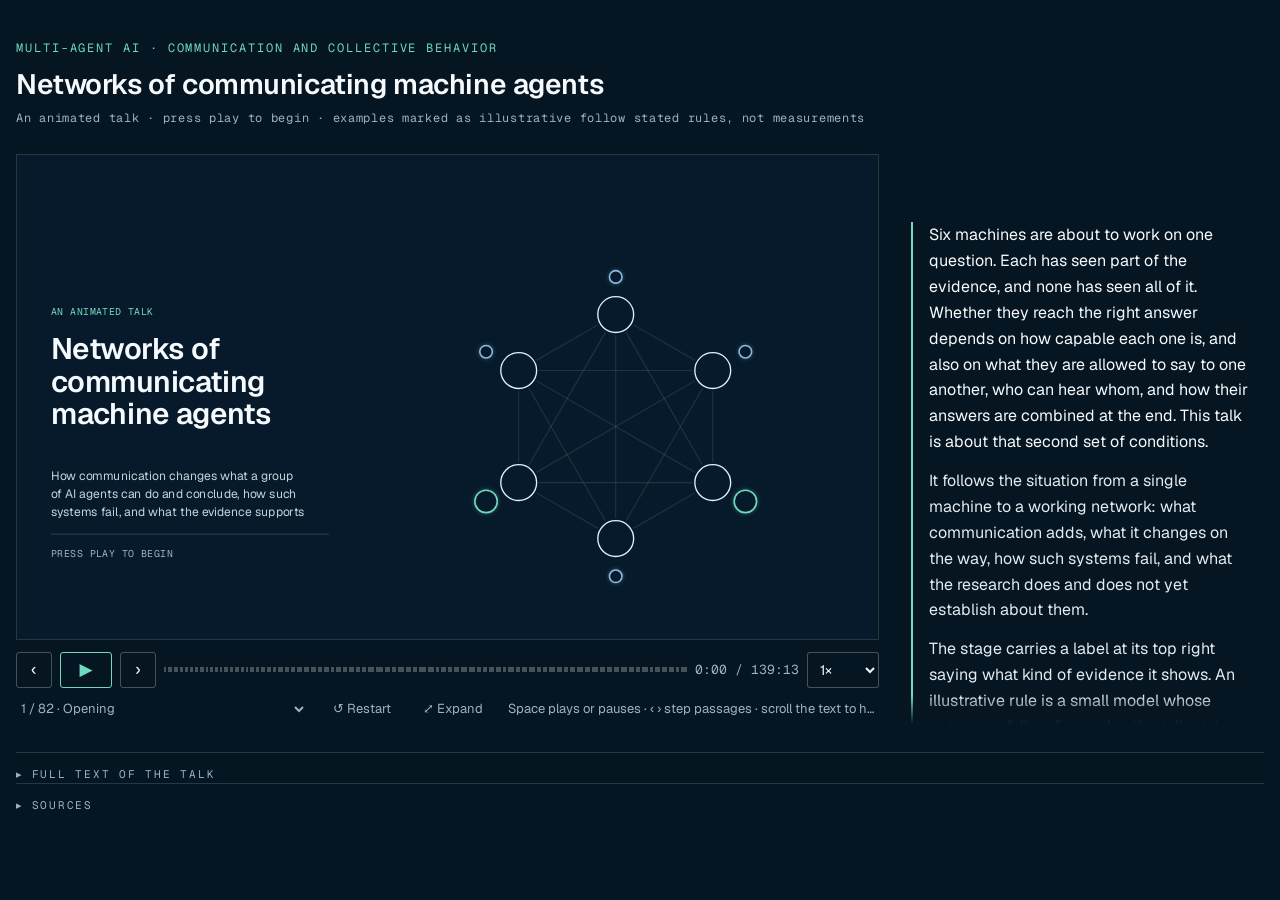
<file: public/index.html>
<!doctype html>
<html lang="en">
<head>
<meta charset="utf-8">
<meta name="viewport" content="width=device-width, initial-scale=1">
<title>Networks of communicating machine agents · Eric Gladstone</title>
<meta name="description" content="An animated talk on networks of communicating machine agents: how communication changes what a group of AI agents can do and conclude, what happens to information as it moves, how such systems fail, and what the evidence supports.">
<meta property="og:type" content="website">
<meta property="og:title" content="Networks of communicating machine agents">
<meta property="og:description" content="An animated talk on networks of communicating machine agents: how communication changes what a group of AI agents can do and conclude, what happens to information as it moves, how such systems fail, and what the evidence supports.">
<meta property="og:url" content="https://communicatingagents.eric-c-gladstone.workers.dev/">
<meta property="og:image" content="https://communicatingagents.eric-c-gladstone.workers.dev/og.png">
<meta property="og:image:width" content="1200">
<meta property="og:image:height" content="630">
<meta name="twitter:card" content="summary_large_image">
<link rel="icon" href="data:,">
<link rel="stylesheet" href="player.css">
<style>
  @font-face{font-family:"Geist Variable";font-style:normal;font-weight:100 900;font-display:swap;src:url(deck/fonts/geist-latin-wght-normal.woff2) format("woff2-variations")}
  @font-face{font-family:"Geist Mono Variable";font-style:normal;font-weight:100 900;font-display:swap;src:url(deck/fonts/geist-mono-latin-wght-normal.woff2) format("woff2-variations")}
  :root { --sans: "Geist Variable", system-ui, -apple-system, "Segoe UI", Roboto, sans-serif; --mono: "Geist Mono Variable", ui-monospace, Menlo, monospace; }
  html, body { margin: 0; background: #051521; }
  main { max-width: 1600px; margin: 0 auto; padding: 16px; }
  .talk-head { margin: 24px 0 28px; font-family: var(--sans); }
  .talk-head .kicker { margin: 0 0 10px; font-family: var(--mono); font-size: 12px; letter-spacing: 0.16em; text-transform: uppercase; color: #6FD8BE; }
  .talk-head h1 { margin: 0 0 8px; font-size: 28px; font-weight: 600; letter-spacing: -0.015em; color: #F6FAFD; }
  .talk-head p.meta { margin: 0; font-family: var(--mono); font-size: 12px; letter-spacing: 0.06em; color: #9FB2C1; }
  .sp .sp-sources ol { width: min(720px, 100%); margin: 20px auto 0; padding: 0 0 0 22px; color: var(--sp-t2); font-size: 14px; line-height: 1.55; max-height: 60vh; overflow-y: auto; }
  .sp .sp-sources li { margin: 0 0 8px; word-break: break-word; }
  .embed main { padding: 0 6px 0 0; }
  html.embed, .embed body { background: transparent; }
  .embed .talk-head, .embed .sp-full { display: none; }
  .sp .sp-sources p { width: min(720px, 100%); margin: 16px auto 0; font-size: 14px; line-height: 1.55; color: var(--sp-muted); }
</style>
</head>
<body>
<script>if (/[?&]embed=1(&|$)/.test(location.search)) document.documentElement.classList.add('embed');</script>
<main>
<header class="talk-head">
  <p class="kicker">Multi-agent AI · Communication and collective behavior</p>
  <h1>Networks of communicating machine agents</h1>
  <p class="meta">An animated talk · press play to begin · examples marked as illustrative follow stated rules, not measurements</p>
</header>
<!-- PLAYER START -->
<div class="sp" data-sp="root">
 <div class="sp-grid">
  <div class="sp-stage" data-sp="stage">
    <iframe data-sp="deck" src="deck/index.html" title="Presentation: Networks of communicating machine agents" allow="fullscreen"></iframe>
  </div>
  <aside class="sp-now" aria-label="Reading panel">
    <div class="sp-kicker">
      <span data-sp="pos"></span>
    </div>
    <button type="button" class="sp-held" data-sp="held" hidden></button>
    <div class="sp-read" data-sp="now" tabindex="0" aria-label="Text for this page. The highlighted passage matches the stage."></div>
  </aside>
  <div class="sp-controls">
    <div class="sp-bar" role="group" aria-label="Presentation playback">
      <button type="button" class="sp-btn" data-sp="prev" aria-label="Previous passage" title="Previous passage">‹</button>
      <button type="button" class="sp-btn sp-play" data-sp="play" aria-label="Play" title="Play">▶</button>
      <button type="button" class="sp-btn" data-sp="next" aria-label="Next passage" title="Next passage">›</button>
      <div class="sp-track" data-sp="track" aria-hidden="true"></div>
      <span class="sp-time"><span data-sp="elapsed">0:00</span> / <span data-sp="total">0:00</span></span>
      <label class="sp-sr" for="sp-speed">Reading speed</label>
      <select class="sp-select sp-speed" id="sp-speed" data-sp="speed" title="Reading speed">
        <option value="0.75">0.75×</option><option value="1" selected>1×</option><option value="1.25">1.25×</option><option value="1.5">1.5×</option><option value="2">2×</option>
      </select>
    </div>
    <div class="sp-where">
      <label class="sp-sr" for="sp-jump">Jump to scene</label>
      <select class="sp-quiet" id="sp-jump" data-sp="jump"></select>
      <button type="button" class="sp-quiet" data-sp="restart" aria-label="Restart from the beginning">↺ Restart</button>
      <button type="button" class="sp-quiet" data-sp="expand" aria-label="Show the slides full screen">⤢ Expand</button>
      <span class="sp-hint">Space plays or pauses · ‹ › step passages · scroll the text to hold it</span>
      <span class="sp-sr" data-sp="count" aria-live="polite"></span>
    </div>
  </div>
  <details class="sp-full">
    <summary>Full text of the talk</summary>
    <section class="sp-transcript" aria-label="Full text"><div data-sp="prose"></div></section>
  </details>
  <details class="sp-full sp-sources">
    <summary>Sources</summary>
    <p>Studies are cited in the passage where their result is described. Illustrative examples follow rules stated in the talk and are not measurements. The complete transcript with citations is TRANSCRIPT.md in the project.</p>
    <ol data-sp="sources"></ol>
  </details>
 </div>
</div>
<script src="timeline.js"></script>
<script src="sources.js"></script>
<script src="player.js"></script>
<script>
  (function () { var ol = document.querySelector('[data-sp="sources"]'); (window.SOURCES || []).forEach(function (s) { var li = document.createElement('li'); li.textContent = s; ol.appendChild(li); }); })();
</script>
<!-- PLAYER END -->
</main>
</body>
</html>
</file>
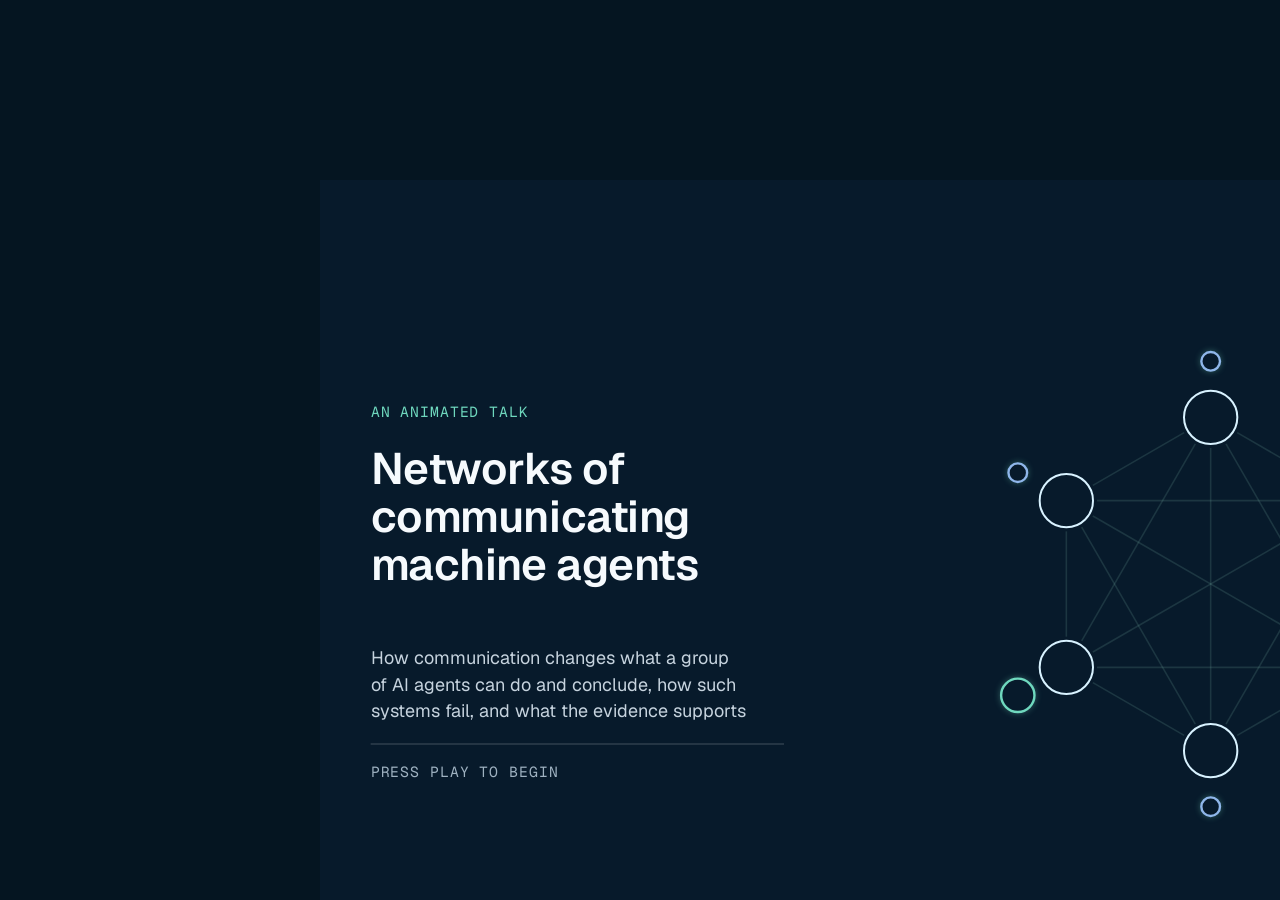
<file: public/deck/index.html>
<!doctype html>
<html lang="en"><head><meta charset="utf-8">
<meta name="viewport" content="width=device-width,initial-scale=1">
<title>Networks of communicating machine agents · deck</title>
<link rel="icon" href="data:,">
<link rel="stylesheet" href="deck.css">
</head><body>
<div id="fit"><div id="stage" role="region" aria-roledescription="presentation" aria-label="Networks of communicating machine agents">
  <header class="hd"><p class="hd__kick"></p><h1 class="hd__title"></h1></header>
  <p class="kind" aria-live="polite"></p>
  <div id="field"></div>
  <p class="ft"><span class="ft__note"></span><span class="ft__src"></span></p>
  <p id="live" class="sr" aria-live="polite"></p>
</div></div>
<script src="../timeline.js"></script>
<script src="models.js"></script>
<script>window.NCMA = window.NCMA || {}; NCMA.scenes = []; NCMA.scene = function (d) { NCMA.scenes.push(d); };</script>
<!-- SCENES START (written by tools/build-talk.mjs) -->
<script src="scenes/00-common.js"></script>
<script src="scenes/01-act1.js"></script>
<script src="scenes/02-act2a.js"></script>
<script src="scenes/03-act2b.js"></script>
<script src="scenes/04-act3.js"></script>
<script src="scenes/05-act4.js"></script>
<script src="scenes/06-act5.js"></script>
<!-- SCENES END -->
<script src="deck-core.js"></script>
</body></html>
</file>
<file: public/player.css>
/* Player chrome only. Every rule is scoped under .sp so the player can sit inside
   another site's page without styling it, and the deck inside the iframe keeps
   its own styles untouched.

   Colours and type read the host page's tokens where they exist (the Graystone
   site and the deck share the same palette and Geist), with the deck's values
   as fallbacks for the standalone page. */
.sp {
  --sp-bg: var(--bg, #071A2B);
  --sp-deep: var(--bg-deep, #051521);
  --sp-text: var(--text, #F6FAFD);
  --sp-t2: var(--text-2, #C6D3DE);
  --sp-muted: var(--text-muted, #9FB2C1);
  --sp-accent: var(--accent, #6FD8BE);
  --sp-rule: var(--rule, rgba(255, 255, 255, 0.14));
  --sp-rule-strong: var(--rule-strong, rgba(255, 255, 255, 0.26));
  --sp-sans: var(--sans, system-ui, -apple-system, "Segoe UI", Roboto, sans-serif);
  --sp-mono: var(--mono, ui-monospace, Menlo, monospace);
  font-family: var(--sp-sans);
  color: var(--sp-text);
  /* the layout responds to the player's own width, not the window's, so it
     behaves the same standalone and inside a host page's column */
  container-type: inline-size;
  /* no margin or padding here: a host page may position the root (Graystone's
     .deckfig breakout sets margin-left on it) */
}
.sp *, .sp *::before, .sp *::after { box-sizing: border-box; }

/* ---- composition ---------------------------------------------------------
   Narrow: deck, controls, current passage, full text, stacked.
   From 1040px of player width: deck and current passage side by side, ~71/29. */
.sp .sp-grid {
  display: grid;
  grid-template-columns: minmax(0, 1fr);
  grid-template-areas: "deck" "controls" "now" "full" "sources";
}
.sp .sp-stage { grid-area: deck; align-self: start; }
.sp .sp-now { grid-area: now; margin-top: 26px; }
.sp .sp-controls { grid-area: controls; }
.sp .sp-full { grid-area: full; }
.sp .sp-full.sp-sources { grid-area: sources; margin-top: 0; }
@container (min-width: 1040px) {
  .sp .sp-grid {
    grid-template-columns: minmax(0, 71fr) minmax(0, 29fr);
    column-gap: 32px;
    /* controls stay with the deck, so a long passage beside them never pushes
       the controls away from the deck */
    grid-template-rows: auto 1fr auto auto;
    grid-template-areas: "deck now" "controls now" "full full" "sources sources";
  }
  .sp .sp-now { margin-top: 0; padding-top: 6px; }
}

/* The deck always gets a true 1920x1080 viewport, the size it was presented at.
   Below that size its own fit logic mis-centres the stage, so the player scales
   the whole iframe instead (--sp-s is set by player.js). */
.sp .sp-stage {
  position: relative; aspect-ratio: 16 / 9; overflow: hidden;
  background: var(--sp-deep); border: 1px solid var(--sp-rule);
}
.sp .sp-stage iframe {
  position: absolute; left: 0; top: 0; width: 1920px; height: 1080px; max-width: none;
  border: 0; margin: 0; display: block;
  transform: scale(var(--sp-s, 0.5)); transform-origin: 0 0;
}

/* ---- reading panel ------------------------------------------------------
   All of a page's text, scrollable. The beat matching the stage is marked;
   the rest stays readable. Beside the stage its height is the stage's plus the
   controls' (contain:size keeps long text from stretching the grid row). */
.sp .sp-now { display: flex; flex-direction: column; min-height: 0; }
.sp .sp-kicker {
  display: flex; align-items: center; justify-content: space-between; gap: 12px; min-height: 30px;
  margin: 0 0 10px; padding: 0;
  font-family: var(--sp-mono); font-size: 11px; letter-spacing: 0.16em; text-transform: uppercase; color: var(--sp-muted);
}
.sp .sp-hold {
  font: inherit; font-size: 11px; letter-spacing: 0.14em; text-transform: uppercase;
  color: var(--sp-muted); background: transparent; border: 1px solid var(--sp-rule-strong); border-radius: 3px;
  height: 28px; padding: 0 10px; cursor: pointer; margin-left: auto;
}
.sp .sp-hold:hover { color: var(--sp-text); border-color: var(--sp-t2); }
.sp .sp-hold--on { color: var(--sp-accent); border-color: var(--sp-accent); }
.sp .sp-held:focus-visible, .sp .sp-read:focus-visible { outline: 2px solid var(--sp-accent); outline-offset: 2px; }
.sp .sp-held { display: block; width: 100%; text-align: left; background: none; font: inherit; cursor: pointer; margin: 0 0 10px; padding: 8px 10px; font-size: 13px; line-height: 1.45; color: var(--sp-t2); border: 1px dashed var(--sp-rule-strong); border-radius: 3px; }
.sp .sp-held[hidden] { display: none; }
.sp .sp-read {
  position: relative; flex: 1 1 auto; min-height: 0; max-height: 70vh;
  overflow-y: auto; overscroll-behavior: contain; padding: 22px 10px 40px 0;
  -webkit-mask-image: linear-gradient(to bottom, transparent 0, #000 22px, #000 calc(100% - 28px), transparent 100%);
          mask-image: linear-gradient(to bottom, transparent 0, #000 22px, #000 calc(100% - 28px), transparent 100%);
  scrollbar-width: thin; scrollbar-color: var(--sp-rule-strong) transparent;
}
.sp .sp-beat { margin: 0 0 22px; padding: 0 0 0 16px; border-left: 2px solid transparent; cursor: pointer; transition: border-color 0.3s; }
.sp .sp-beat p { max-width: none; margin: 0 0 0.8em; font-size: 16px; line-height: 1.62; color: var(--sp-t2); transition: color 0.3s; }
.sp .sp-beat p:last-child { margin-bottom: 0; }
.sp .sp-beat.sp-on { border-left-color: var(--sp-accent); }
.sp .sp-beat.sp-on p { color: var(--sp-text); }
.sp .sp-beat.sp-on p.sp-more { color: #E3EBF1; }
.sp .sp-read .sp-empty { color: var(--sp-muted); font-style: italic; }
@container (min-width: 1040px) {
  .sp .sp-now { contain: size; align-self: stretch; }
  .sp .sp-read { max-height: none; }
}

/* ---- controls: one primary row, one quiet row ---------------------------- */
.sp .sp-controls { margin-top: 12px; }
.sp .sp-bar { display: flex; align-items: center; gap: 8px; margin: 0; }
.sp .sp-btn, .sp .sp-select {
  font: inherit; font-size: 15px; color: var(--sp-text); background: transparent;
  border: 1px solid var(--sp-rule-strong); border-radius: 3px;
  height: 36px; min-width: 36px; margin: 0; cursor: pointer;
}
.sp .sp-btn { font-size: 17px; line-height: 1; padding: 0 10px; }
.sp .sp-btn.sp-play { min-width: 52px; border-color: var(--sp-accent); color: var(--sp-accent); }
.sp .sp-btn:hover, .sp .sp-select:hover { border-color: var(--sp-t2); }
.sp .sp-select { padding: 0 8px; background: var(--sp-deep); max-width: 100%; }
.sp .sp-speed { font-size: 14px; }

.sp .sp-track { flex: 1; display: flex; gap: 2px; height: 36px; align-items: center; min-width: 0; }
.sp .sp-track i { position: relative; height: 5px; background: var(--sp-rule-strong); cursor: pointer; overflow: hidden; }
.sp .sp-track i b { position: absolute; inset: 0 auto 0 0; width: 0; background: var(--sp-accent); }
.sp .sp-track i.sp-done b { width: 100%; opacity: 0.55; }

.sp .sp-time { font-family: var(--sp-mono); font-variant-numeric: tabular-nums; color: var(--sp-muted); font-size: 13px; white-space: nowrap; }

.sp .sp-where { display: flex; align-items: center; gap: 18px; margin: 6px 0 0; min-width: 0; }
.sp .sp-where select.sp-quiet { flex: 0 1 auto; min-width: 0; }
.sp .sp-where button.sp-quiet { flex: none; }
.sp .sp-hint { font-size: 13px; color: var(--sp-muted); white-space: nowrap; overflow: hidden; text-overflow: ellipsis; min-width: 0; }
.sp .sp-stage:fullscreen { border: 0; background: #051521; aspect-ratio: auto; width: 100vw; height: 100vh; }
.sp .sp-quiet {
  font: inherit; font-size: 13px; color: var(--sp-muted); background: transparent;
  border: 1px solid transparent; border-radius: 3px; height: 30px; margin: 0; padding: 0 6px; cursor: pointer;
  max-width: 100%;
}
.sp select.sp-quiet { margin-left: -6px; }
.sp select.sp-quiet option { background: var(--sp-deep); color: var(--sp-text); }
.sp .sp-quiet:hover { color: var(--sp-text); border-color: var(--sp-rule); }

.sp .sp-btn:focus-visible, .sp .sp-select:focus-visible, .sp .sp-quiet:focus-visible, .sp .sp-full summary:focus-visible {
  outline: 2px solid var(--sp-accent); outline-offset: 2px;
}

/* ---- full text, collapsed by default ------------------------------------- */
.sp .sp-full { margin-top: 28px; border-top: 1px solid var(--sp-rule); }
.sp .sp-full summary {
  display: inline-flex; align-items: center; gap: 10px; padding: 14px 0 0; cursor: pointer; list-style: none;
  font-family: var(--sp-mono); font-size: 11px; letter-spacing: 0.16em; text-transform: uppercase; color: var(--sp-muted);
}
.sp .sp-full summary::-webkit-details-marker { display: none; }
.sp .sp-full summary::before { content: "▸"; font-family: var(--sp-sans); letter-spacing: 0; transition: transform 0.2s; }
.sp .sp-full[open] summary::before { transform: rotate(90deg); }
.sp .sp-full summary:hover { color: var(--sp-text); }

/* the reading surface is centred under the player, on the same axis as the deck */
.sp .sp-transcript {
  position: relative; /* offsetTop of paragraphs is measured against the panel */
  width: min(720px, 100%); margin: 24px auto 0; padding: 20px 6px 20px 0;
  border-top: 1px solid var(--sp-rule); border-bottom: 1px solid var(--sp-rule);
  overflow-y: auto; overscroll-behavior: contain;
  scrollbar-width: thin; scrollbar-color: var(--sp-rule-strong) transparent;
}
.sp .sp-transcript .sp-fullhd { margin: 1.6em 0 0.7em; padding-left: 14px; font-size: 15px; font-weight: 600; color: var(--sp-text); }
.sp .sp-transcript .sp-fullhd:first-child { margin-top: 0; }
.sp .sp-transcript p {
  max-width: none; margin: 0 0 1.1em; padding: 0 0 0 14px;
  font-size: 17px; line-height: 1.62; color: var(--sp-t2);
  border-left: 2px solid transparent; cursor: pointer;
  transition: color 0.3s, border-color 0.3s;
}
.sp .sp-transcript p:last-child { margin-bottom: 0; }
.sp .sp-transcript p.sp-on { color: var(--sp-text); border-left-color: var(--sp-accent); }
.sp .sp-transcript .sp-fullhd.sp-on { color: var(--sp-accent); }
.sp .sp-transcript .sp-empty { font-style: italic; cursor: default; border: 0; padding: 0; }

.sp .sp-sr { position: absolute; width: 1px; height: 1px; overflow: hidden; clip: rect(0 0 0 0); white-space: nowrap; margin: 0; padding: 0; }

@container (max-width: 640px) {
  .sp .sp-bar { flex-wrap: wrap; }
  .sp .sp-track { order: 10; flex-basis: 100%; height: 20px; }
  .sp .sp-time { margin-left: auto; }
  .sp .sp-transcript p { font-size: 16px; padding-left: 12px; }
}
@media (prefers-reduced-motion: reduce) {
  .sp .sp-transcript p, .sp .sp-full summary::before { transition: none; }
  .sp .sp-beat, .sp .sp-beat p { transition: none; }
}
/* phone: keep the row to the scene menu and Restart, as in the Sandia player */
@media (max-width: 640px) {
  .sp-hint, [data-sp="expand"] { display: none; }
  #sp-jump { flex: 1 1 auto; min-width: 0; max-width: 70%; }
}
</file>
<file: public/deck/deck.css>
/* Deck styles. Sandia v13 / CNS deck family: one navy ground, enclosures are lines
   with transparent interiors, mint for what is moving or in use, warm for a
   conclusion sent without its support. Sizes are for the fixed 1920x1080 stage. */
@font-face{font-family:"Geist Variable";font-style:normal;font-weight:100 900;font-display:block;src:url(fonts/geist-latin-wght-normal.woff2) format("woff2-variations")}
@font-face{font-family:"Geist Variable";font-style:italic;font-weight:100 900;font-display:block;src:url(fonts/geist-latin-wght-italic.woff2) format("woff2-variations")}
@font-face{font-family:"Geist Mono Variable";font-style:normal;font-weight:100 900;font-display:block;src:url(fonts/geist-mono-latin-wght-normal.woff2) format("woff2-variations")}
:root{
  --bg:#071A2B; --deep:#051521; --text:#F6FAFD; --t2:#C6D3DE; --muted:#9FB2C1;
  --mint:#6FD8BE; --node:#D8F2FF; --edge:#6FA79B; --warm:#D9A863; --alert:#E58C7E; --blue:#8FB6EA;
  --rule:#ffffff24; --rule-2:#ffffff42;
  --sans:"Geist Variable",system-ui,-apple-system,sans-serif; --mono:"Geist Mono Variable",ui-monospace,Menlo,monospace;
}
*{box-sizing:border-box}
html,body{margin:0;height:100%;background:var(--deep);overflow:hidden}
body{font-family:var(--sans);color:var(--text);-webkit-font-smoothing:antialiased;text-rendering:optimizeLegibility}
#fit{position:fixed;inset:0;display:grid;place-items:center;background:var(--deep)}
#stage{position:relative;width:1920px;height:1080px;flex:none;background:var(--bg);overflow:hidden;transform:scale(var(--k,1));transform-origin:center center}
.hd{position:absolute;left:76px;right:76px;top:58px}
.hd__kick{margin:0 0 14px;font-family:var(--mono);font-size:17px;letter-spacing:.19em;text-transform:uppercase;color:var(--mint);opacity:.85}
.hd__title{margin:0;font-size:46px;line-height:1.12;font-weight:600;letter-spacing:-.015em;max-width:1640px}
.hd__title--long{font-size:39px}
#field{position:absolute;left:76px;top:206px;width:1768px;height:800px}
.pg{position:absolute;inset:0}.pg[hidden]{display:none}
.fld{display:block;width:1768px;height:800px;overflow:visible}
.ft{position:absolute;left:76px;right:76px;bottom:24px;margin:0;font-family:var(--mono);font-size:16px;letter-spacing:.06em;color:var(--muted);white-space:nowrap;overflow:hidden;text-overflow:ellipsis}
.ft__note{color:var(--t2)}
.ft__src:not(:empty)::before{content:'·';margin:0 12px;color:var(--mint);opacity:.6}
.ft__note:empty + .ft__src::before{content:none}
.kind{position:absolute;right:76px;top:52px;margin:0;padding:7px 14px 6px;font-family:var(--mono);font-size:17px;letter-spacing:.16em;text-transform:uppercase;border:1.5px solid var(--rule-2);border-radius:4px;color:var(--t2);transition:color .4s,border-color .4s}
.kind:empty{display:none}
.kind--toy,.kind--sim{color:var(--mint);border-color:#6FD8BE80}
.kind--human{color:var(--blue);border-color:#8FB6EA99}
.kind--measured{color:var(--text);border-color:var(--text)}
.kind--engineering{color:var(--warm);border-color:#D9A86399}
.kind--hypothesis{color:var(--t2);border-style:dashed}
.kind--schematic{color:var(--muted);border-color:var(--rule-2)}
.sr{position:absolute;width:1px;height:1px;overflow:hidden;clip:rect(0 0 0 0);white-space:nowrap}

/* text in figures */
text{font-family:var(--sans)}
.lab{fill:var(--muted);font-family:var(--mono);font-size:22px;letter-spacing:.06em;text-transform:uppercase}
.lab--hi{fill:var(--mint)} .lab--warm{fill:var(--warm)} .lab--alert{fill:var(--alert)} .lab--t2{fill:var(--t2)}
.word{fill:var(--t2);font-size:27px}
.word--lg{fill:var(--text);font-size:34px;font-weight:500}
.cap{fill:var(--t2);font-size:27px}
.big{fill:var(--text);font-size:54px;font-weight:600;letter-spacing:-.01em}
.big--hi{fill:var(--mint)} .big--warm{fill:var(--warm)}
.nd__mark{fill:var(--text);font-family:var(--sans);font-weight:600;font-size:28px;text-anchor:middle;dominant-baseline:central}
/* nodes */
.nd{fill:var(--bg);stroke:var(--node);stroke-width:3;transition:none}
.nd--ring{fill:none;stroke-width:1.6;opacity:.55}
.nd--tool{stroke:var(--muted);stroke-width:2.4}
.nd--human{stroke:var(--text);stroke-width:3}
.nd--doc{stroke:var(--t2);stroke-width:2.4}
.ag.is-A .nd{stroke:var(--mint);stroke-width:4}
.ag.is-B .nd{stroke:var(--blue);stroke-width:4;stroke-dasharray:9 5}
.ag.is-on .nd{stroke:var(--mint);stroke-width:4}
.ag.is-bad .nd{stroke:var(--alert);stroke-width:4}
.ag.is-off .nd{stroke:var(--muted);stroke-dasharray:4 6;opacity:.5}
.ag.is-fill .nd{fill:var(--mint)}
/* links */
.ln{fill:none;stroke:var(--edge);stroke-width:2.4;opacity:.8}
.ln.is-live{stroke:var(--mint);stroke-width:3.4;opacity:1}
.ln.is-faint{opacity:.22}
.ln.is-cut{stroke:var(--muted);stroke-dasharray:5 8;opacity:.5}
.ln.is-bad{stroke:var(--alert);stroke-width:3.4;opacity:1}
.ln--dash{stroke-dasharray:8 8}
.arrowhead{fill:var(--edge)}
.rule{stroke:var(--rule-2);stroke-width:1.4;fill:none}
.box{fill:none;stroke:var(--rule-2);stroke-width:1.6}
.box--hi{stroke:var(--mint)} .box--alert{stroke:var(--alert)} .box--warm{stroke:var(--warm)}
.zone{fill:none;stroke:var(--rule-2);stroke-width:1.6;stroke-dasharray:6 8}
.bar{fill:var(--edge)} .bar--hi{fill:var(--mint)} .bar--warm{fill:var(--warm)} .bar--mu{fill:var(--muted);opacity:.5} .bar--alert{fill:var(--alert)}
/* message tokens: shape carries the meaning */
.tk{filter:drop-shadow(0 0 5px rgba(111,216,190,.35))}
.tk-ring{fill:var(--bg);stroke:var(--mint);stroke-width:3.6}
.tk-hedge{stroke-dasharray:5 4}
.tk-disc{fill:var(--warm)}
.tk-core{fill:var(--node)}
.tk-sq{fill:var(--node)}
.tk-bad{fill:var(--bg);stroke:var(--alert);stroke-width:3.2}
.tk-bar{stroke:var(--node);stroke-width:3.4}
.tk-x{stroke:var(--muted);stroke-width:3.6}
.tk-dia{fill:var(--bg);stroke:var(--alert);stroke-width:3.4}
.tk-lab{fill:var(--text);font-family:var(--mono);font-size:22px;font-weight:600;text-anchor:middle;dominant-baseline:central}
.tk-lab--dark{fill:var(--bg);font-weight:600}
.tk--conclusion{filter:drop-shadow(0 0 5px rgba(217,168,99,.35))}
[data-em="1"]{opacity:.45!important} [data-em="0"]{opacity:.14!important}
.tk-ring.clue-A{stroke:var(--mint)} .tk-ring.clue-B{stroke:var(--blue)}
.tk--alert .tk-ring{stroke:var(--alert)}
</file>
